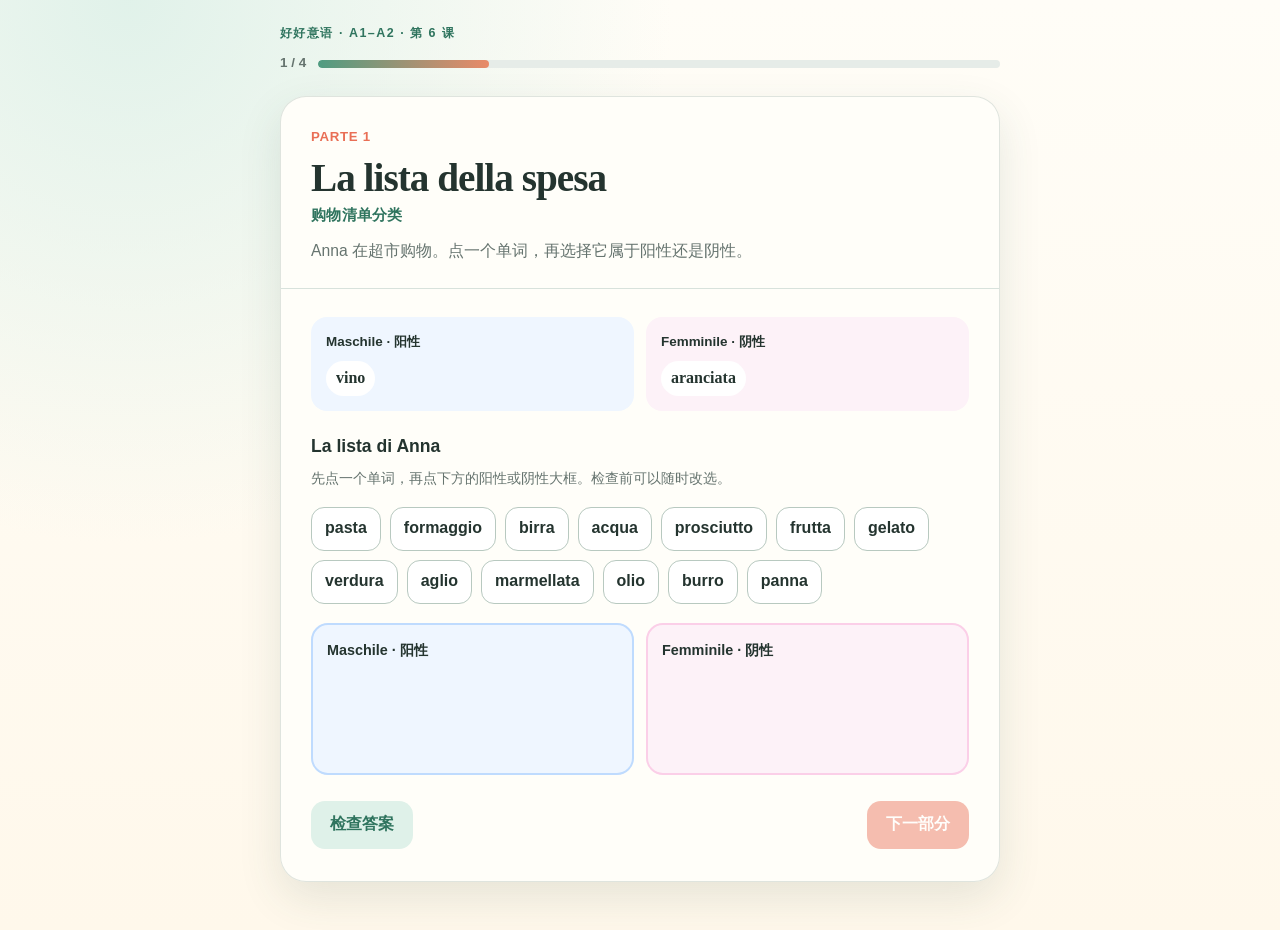
<file: index.html>
<!doctype html>
<html lang="zh-CN"><head><meta charset="utf-8"><meta name="viewport" content="width=device-width,initial-scale=1"><title>La lista della spesa｜好好意语</title><link rel="stylesheet" href="styles.css"></head>
<body data-part="1"><main class="page-shell">
  <header class="topbar"><p class="brand">好好意语 · A1–A2 · 第 6 课</p><div class="progress-row"><span>1 / 4</span><div class="progress-track" aria-label="当前进度：第一部分，共四部分"><span class="progress-fill" style="width:25%"></span></div></div></header>
  <article class="card"><div class="hero"><p class="lesson-label">PARTE 1</p><h1>La lista della spesa <span class="cn-title">购物清单分类</span></h1><p class="intro">Anna 在超市购物。点一个单词，再选择它属于阳性还是阴性。</p></div>
  <div class="content">
    <div class="examples"><div class="gender-box masculine"><strong>Maschile · 阳性</strong><span class="example-word">vino</span></div><div class="gender-box feminine"><strong>Femminile · 阴性</strong><span class="example-word">aranciata</span></div></div>
    <h2>La lista di Anna</h2><p class="section-note">先点一个单词，再点下方的阳性或阴性大框。检查前可以随时改选。</p>
    <ul class="word-bank" aria-label="待分类单词">
      <li><button class="word-chip" data-word="pasta">pasta</button></li><li><button class="word-chip" data-word="formaggio">formaggio</button></li><li><button class="word-chip" data-word="birra">birra</button></li><li><button class="word-chip" data-word="acqua">acqua</button></li><li><button class="word-chip" data-word="prosciutto">prosciutto</button></li><li><button class="word-chip" data-word="frutta">frutta</button></li><li><button class="word-chip" data-word="gelato">gelato</button></li><li><button class="word-chip" data-word="verdura">verdura</button></li><li><button class="word-chip" data-word="aglio">aglio</button></li><li><button class="word-chip" data-word="marmellata">marmellata</button></li><li><button class="word-chip" data-word="olio">olio</button></li><li><button class="word-chip" data-word="burro">burro</button></li><li><button class="word-chip" data-word="panna">panna</button></li>
    </ul>
    <div class="sort-columns"><section class="sort-box masculine" data-gender="m" role="button" tabindex="0" aria-label="归类为 Maschile 阳性"><h3>Maschile · 阳性</h3><div class="placed-words" id="placed-m"></div></section><section class="sort-box feminine" data-gender="f" role="button" tabindex="0" aria-label="归类为 Femminile 阴性"><h3>Femminile · 阴性</h3><div class="placed-words" id="placed-f"></div></section></div>
    <p id="feedback" class="feedback" role="status"></p>
    <div class="actions"><button id="check" class="btn btn-secondary">检查答案</button><button id="next" class="btn btn-primary" disabled>下一部分</button></div>
  </div></article>
</main><script src="app.js"></script></body></html>
</file>
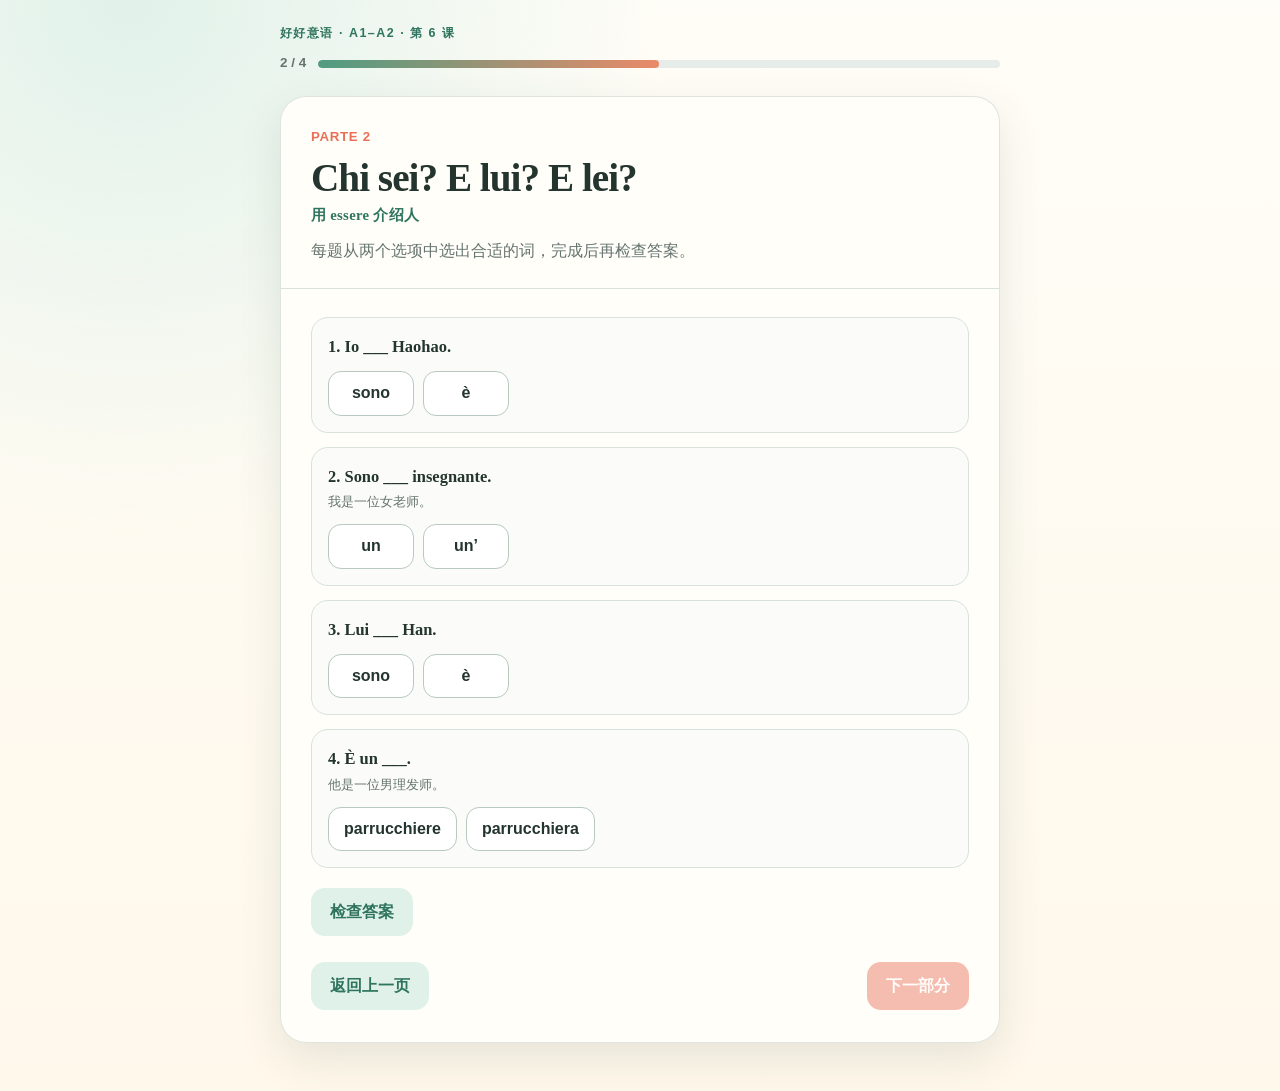
<file: parte-2.html>
<!doctype html>
<html lang="zh-CN"><head><meta charset="utf-8"><meta name="viewport" content="width=device-width,initial-scale=1"><title>Chi sei? E lui? E lei?｜好好意语</title><link rel="stylesheet" href="styles.css"></head>
<body data-part="2"><main class="page-shell">
  <header class="topbar"><p class="brand">好好意语 · A1–A2 · 第 6 课</p><div class="progress-row"><span>2 / 4</span><div class="progress-track" aria-label="当前进度：第二部分，共四部分"><span class="progress-fill" style="width:50%"></span></div></div></header>
  <article class="card"><div class="hero"><p class="lesson-label">PARTE 2</p><h1>Chi sei? E lui? E lei? <span class="cn-title">用 essere 介绍人</span></h1><p class="intro">每题从两个选项中选出合适的词，完成后再检查答案。</p></div>
  <div class="content"><div class="question-list">
    <section class="question" data-question="q1"><p class="question-text">1. Io ___ Haohao.</p><div class="choices"><button class="choice-btn" data-value="sono">sono</button><button class="choice-btn" data-value="è">è</button></div></section>
    <section class="question" data-question="q2"><p class="question-text">2. Sono ___ insegnante.<span class="translation">我是一位女老师。</span></p><div class="choices"><button class="choice-btn" data-value="un">un</button><button class="choice-btn" data-value="un’">un’</button></div></section>
    <section class="question" data-question="q3"><p class="question-text">3. Lui ___ Han.</p><div class="choices"><button class="choice-btn" data-value="sono">sono</button><button class="choice-btn" data-value="è">è</button></div></section>
    <section class="question" data-question="q4"><p class="question-text">4. È un ___.<span class="translation">他是一位男理发师。</span></p><div class="choices"><button class="choice-btn" data-value="parrucchiere">parrucchiere</button><button class="choice-btn" data-value="parrucchiera">parrucchiera</button></div></section>
  </div><p id="feedback" class="feedback" role="status"></p><button id="check" class="btn btn-secondary" style="margin-top:20px">检查答案</button>
  <div id="after-correct" class="hidden"><div class="demo"><p>Sono Haohao. Sono un’insegnante e sono una donna.</p><p>Lui è Han. È un parrucchiere ed è un uomo.</p></div>
    <section class="writing"><h2>Tocca a te! <span class="cn-title">自由练习</span></h2><p class="section-note">先用 <code>Sono…</code> 介绍自己，再用 <code>Lui è…</code> 或 <code>Lei è…</code> 介绍一位身边的人。每个人写一句就可以。</p><label for="self-text">Io</label><textarea id="self-text" placeholder="Sono…"></textarea><label for="other-text">Lui / Lei</label><textarea id="other-text" placeholder="Lui è… / Lei è…"></textarea></section>
  </div><div class="actions"><button class="btn btn-secondary" onclick="location.href='index.html'">返回上一页</button><button id="next" class="btn btn-primary" disabled>下一部分</button></div>
  </div></article>
</main><script src="app.js"></script></body></html>
</file>
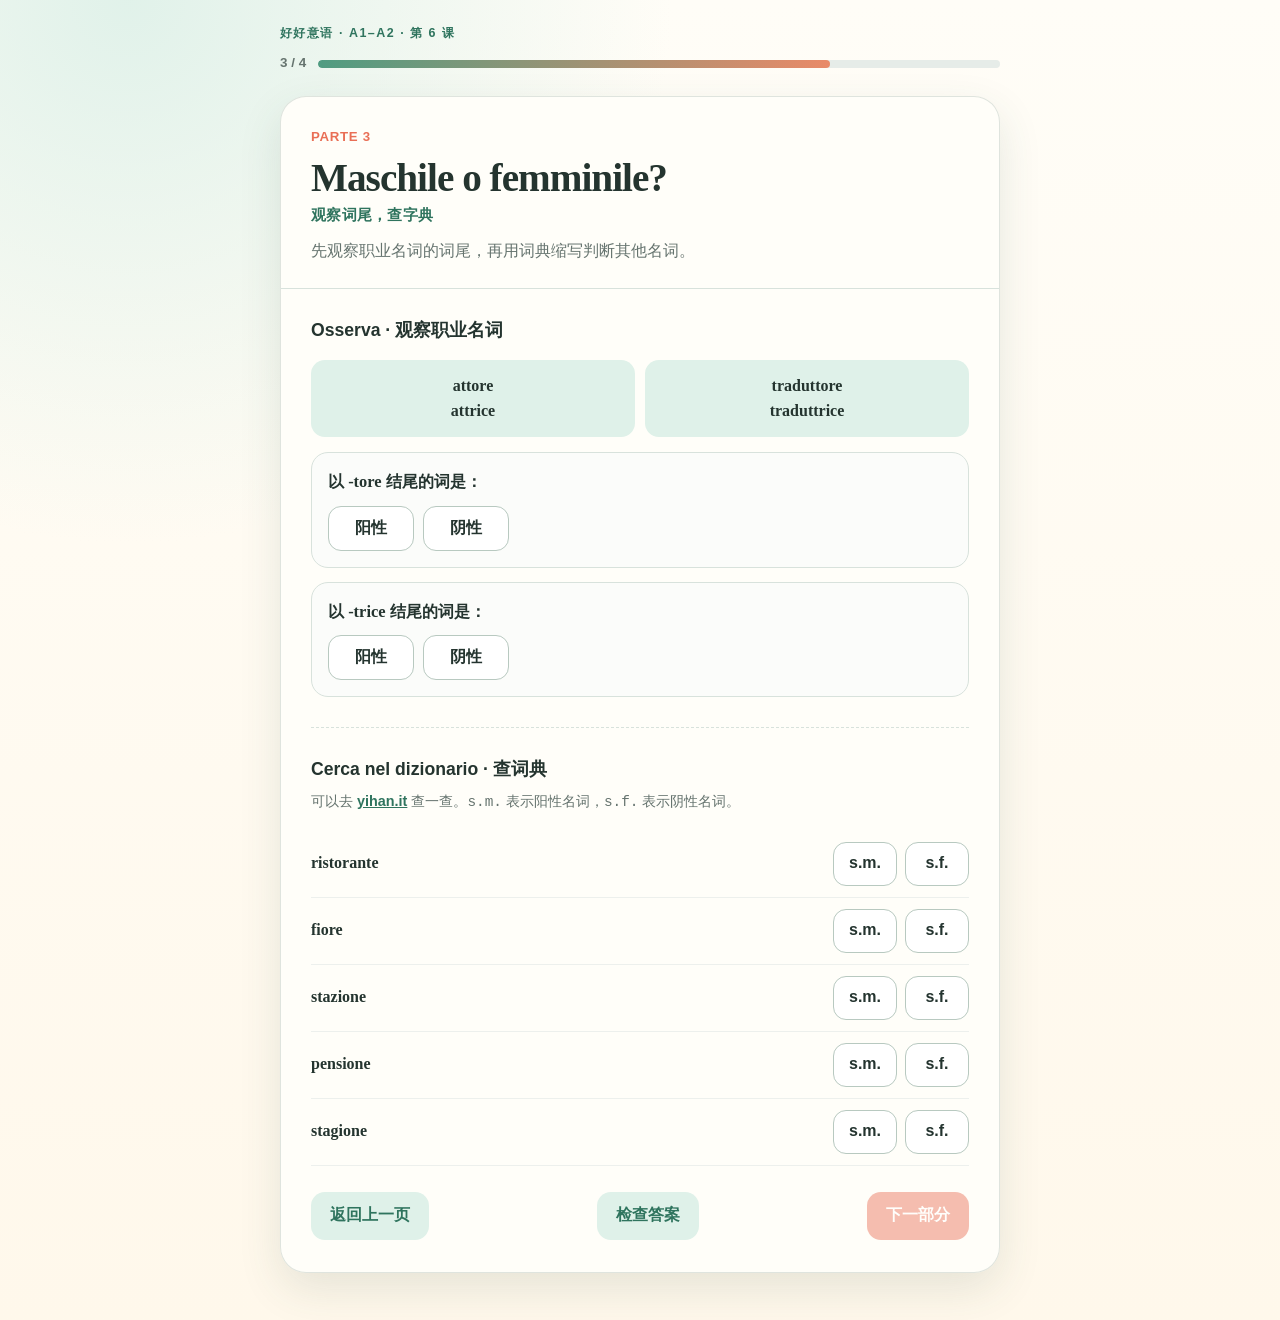
<file: parte-3.html>
<!doctype html>
<html lang="zh-CN"><head><meta charset="utf-8"><meta name="viewport" content="width=device-width,initial-scale=1"><title>Maschile o femminile?｜好好意语</title><link rel="stylesheet" href="styles.css"></head>
<body data-part="3"><main class="page-shell">
  <header class="topbar"><p class="brand">好好意语 · A1–A2 · 第 6 课</p><div class="progress-row"><span>3 / 4</span><div class="progress-track" aria-label="当前进度：第三部分，共四部分"><span class="progress-fill" style="width:75%"></span></div></div></header>
  <article class="card"><div class="hero"><p class="lesson-label">PARTE 3</p><h1>Maschile o femminile? <span class="cn-title">观察词尾，查字典</span></h1><p class="intro">先观察职业名词的词尾，再用词典缩写判断其他名词。</p></div>
  <div class="content"><section class="subsection"><h2>Osserva · 观察职业名词</h2><div class="pair-examples"><div class="pair-card">attore<br>attrice</div><div class="pair-card">traduttore<br>traduttrice</div></div>
    <div class="question-list"><section class="question" data-question="endings1"><p class="question-text">以 <strong>-tore</strong> 结尾的词是：</p><div class="choices"><button class="choice-btn" data-value="m">阳性</button><button class="choice-btn" data-value="f">阴性</button></div></section><section class="question" data-question="endings2"><p class="question-text">以 <strong>-trice</strong> 结尾的词是：</p><div class="choices"><button class="choice-btn" data-value="m">阳性</button><button class="choice-btn" data-value="f">阴性</button></div></section></div>
  </section><section class="subsection"><h2>Cerca nel dizionario · 查词典</h2><p class="section-note">可以去 <a class="dictionary-link" href="https://yihan.it" target="_blank" rel="noopener">yihan.it</a> 查一查。<code>s.m.</code> 表示阳性名词，<code>s.f.</code> 表示阴性名词。</p>
    <div>
      <div class="dict-row" data-question="ristorante"><span class="dict-word">ristorante</span><button class="choice-btn" data-value="s.m.">s.m.</button><button class="choice-btn" data-value="s.f.">s.f.</button></div>
      <div class="dict-row" data-question="fiore"><span class="dict-word">fiore</span><button class="choice-btn" data-value="s.m.">s.m.</button><button class="choice-btn" data-value="s.f.">s.f.</button></div>
      <div class="dict-row" data-question="stazione"><span class="dict-word">stazione</span><button class="choice-btn" data-value="s.m.">s.m.</button><button class="choice-btn" data-value="s.f.">s.f.</button></div>
      <div class="dict-row" data-question="pensione"><span class="dict-word">pensione</span><button class="choice-btn" data-value="s.m.">s.m.</button><button class="choice-btn" data-value="s.f.">s.f.</button></div>
      <div class="dict-row" data-question="stagione"><span class="dict-word">stagione</span><button class="choice-btn" data-value="s.m.">s.m.</button><button class="choice-btn" data-value="s.f.">s.f.</button></div>
    </div>
  </section><p id="feedback" class="feedback" role="status"></p><div id="summary" class="summary hidden">以 <code>-e</code> 结尾的名词可能是阳性，也可能是阴性。拿不准时，可以查词典里的 <code>s.m.</code> 或 <code>s.f.</code>。</div>
  <div class="actions"><button class="btn btn-secondary" onclick="location.href='parte-2.html'">返回上一页</button><button id="check" class="btn btn-secondary">检查答案</button><button id="next" class="btn btn-primary" disabled>下一部分</button></div>
  </div></article>
</main><script src="app.js"></script></body></html>
</file>
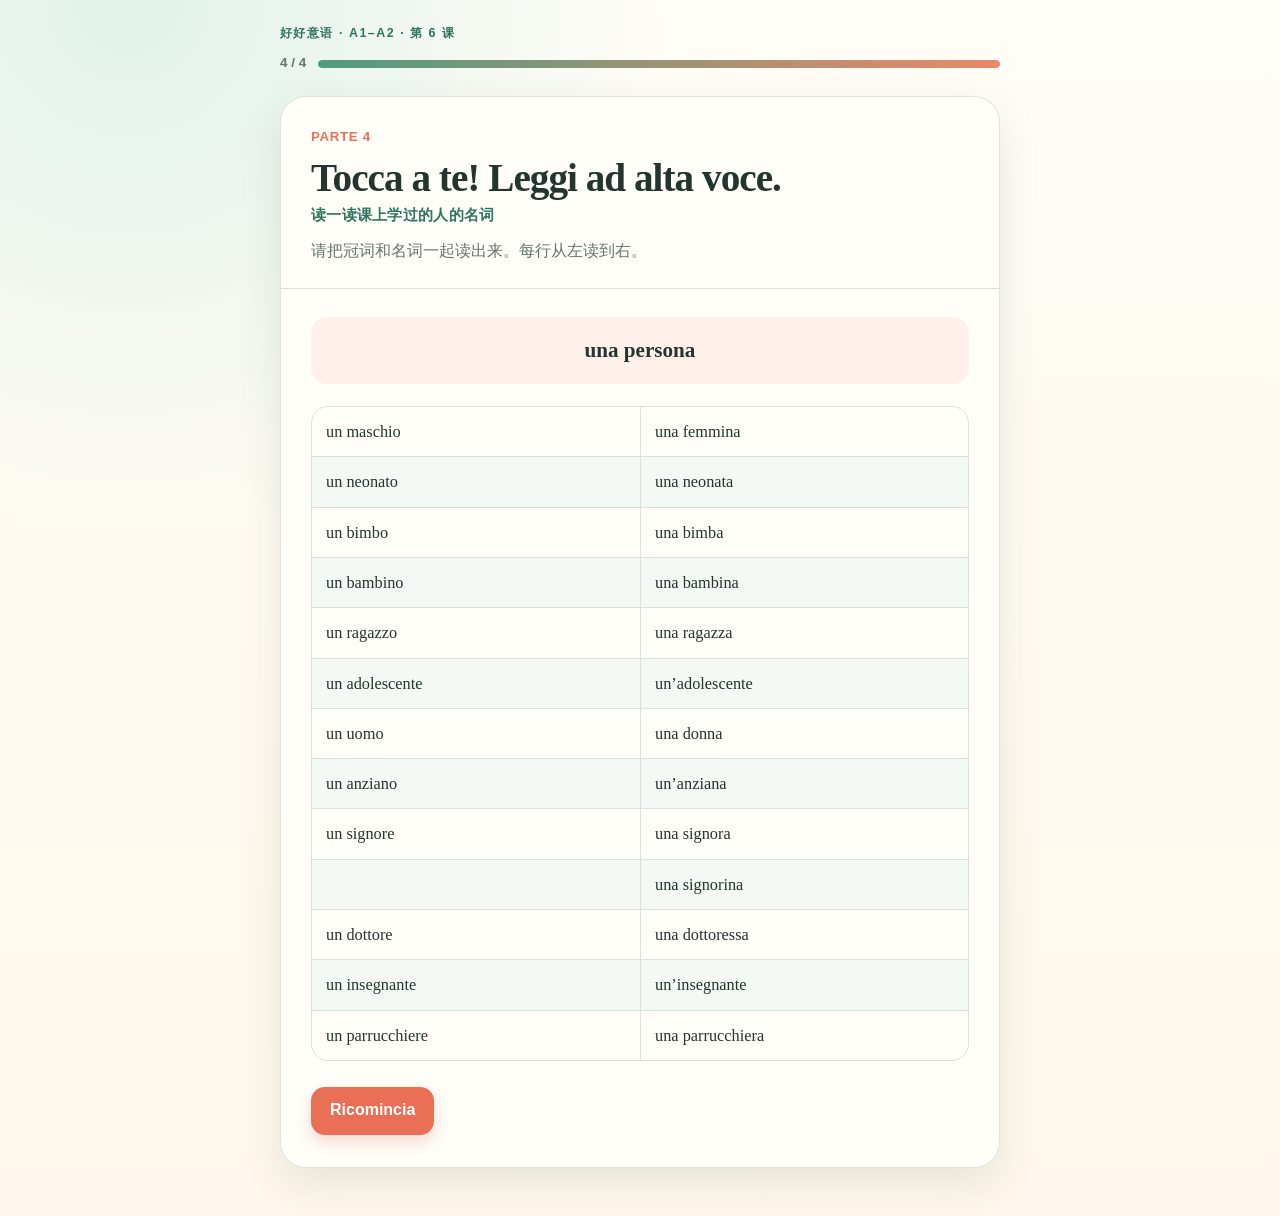
<file: parte-4.html>
<!doctype html>
<html lang="zh-CN"><head><meta charset="utf-8"><meta name="viewport" content="width=device-width,initial-scale=1"><title>Tocca a te! Leggi ad alta voce.｜好好意语</title><link rel="stylesheet" href="styles.css"></head>
<body data-part="4"><main class="page-shell">
  <header class="topbar"><p class="brand">好好意语 · A1–A2 · 第 6 课</p><div class="progress-row"><span>4 / 4</span><div class="progress-track" aria-label="当前进度：第四部分，共四部分"><span class="progress-fill" style="width:100%"></span></div></div></header>
  <article class="card"><div class="hero"><p class="lesson-label">PARTE 4</p><h1>Tocca a te! Leggi ad alta voce. <span class="cn-title">读一读课上学过的人的名词</span></h1><p class="intro">请把冠词和名词一起读出来。每行从左读到右。</p></div>
  <div class="content"><p class="reading-lead">una persona</p><div class="reading-grid" role="table" aria-label="朗读词组">
    <div class="reading-row" role="row"><div class="reading-cell">un maschio</div><div class="reading-cell">una femmina</div></div>
    <div class="reading-row"><div class="reading-cell">un neonato</div><div class="reading-cell">una neonata</div></div>
    <div class="reading-row"><div class="reading-cell">un bimbo</div><div class="reading-cell">una bimba</div></div>
    <div class="reading-row"><div class="reading-cell">un bambino</div><div class="reading-cell">una bambina</div></div>
    <div class="reading-row"><div class="reading-cell">un ragazzo</div><div class="reading-cell">una ragazza</div></div>
    <div class="reading-row"><div class="reading-cell">un adolescente</div><div class="reading-cell">un’adolescente</div></div>
    <div class="reading-row"><div class="reading-cell">un uomo</div><div class="reading-cell">una donna</div></div>
    <div class="reading-row"><div class="reading-cell">un anziano</div><div class="reading-cell">un’anziana</div></div>
    <div class="reading-row"><div class="reading-cell">un signore</div><div class="reading-cell">una signora</div></div>
    <div class="reading-row"><div class="reading-cell"></div><div class="reading-cell">una signorina</div></div>
    <div class="reading-row"><div class="reading-cell">un dottore</div><div class="reading-cell">una dottoressa</div></div>
    <div class="reading-row"><div class="reading-cell">un insegnante</div><div class="reading-cell">un’insegnante</div></div>
    <div class="reading-row"><div class="reading-cell">un parrucchiere</div><div class="reading-cell">una parrucchiera</div></div>
  </div><div class="actions"><button id="restart" class="btn btn-primary">Ricomincia</button></div>
  </div></article>
</main><script src="app.js"></script></body></html>
</file>
<file: styles.css>
:root {
  --ink: #24342f;
  --muted: #66746f;
  --cream: #fffaf0;
  --paper: #fffef9;
  --mint: #dff1e9;
  --mint-deep: #2f745e;
  --coral: #e96f56;
  --coral-soft: #fff0eb;
  --line: #d8e2dc;
  --ok: #277451;
  --bad: #b44035;
  --shadow: 0 16px 44px rgba(47, 83, 69, .12);
}

* { box-sizing: border-box; }

html { min-width: 0; background: var(--cream); }

body {
  margin: 0;
  min-width: 0;
  color: var(--ink);
  background:
    radial-gradient(circle at 10% 0%, rgba(223, 241, 233, .95), transparent 34rem),
    linear-gradient(180deg, #fffdf7 0%, #fff8eb 100%);
  font-family: Inter, ui-rounded, "SF Pro Rounded", "PingFang SC", "Microsoft YaHei", sans-serif;
  line-height: 1.55;
}

button, input, textarea { font: inherit; }
button { touch-action: manipulation; }

.page-shell {
  width: min(760px, 100%);
  min-height: 100vh;
  margin: 0 auto;
  padding: 24px 20px 48px;
}

.topbar { margin-bottom: 22px; }

.brand {
  margin: 0 0 10px;
  color: var(--mint-deep);
  font-size: .78rem;
  font-weight: 800;
  letter-spacing: .12em;
  text-transform: uppercase;
}

.progress-row {
  display: flex;
  align-items: center;
  gap: 12px;
  color: var(--muted);
  font-size: .84rem;
  font-weight: 700;
}

.progress-track {
  height: 8px;
  flex: 1;
  overflow: hidden;
  border-radius: 99px;
  background: #e6ece8;
}

.progress-fill {
  display: block;
  height: 100%;
  border-radius: inherit;
  background: linear-gradient(90deg, #4f9c81, #e98a68);
}

.card {
  overflow: hidden;
  border: 1px solid rgba(81, 111, 99, .18);
  border-radius: 26px;
  background: rgba(255, 254, 249, .96);
  box-shadow: var(--shadow);
}

.hero { padding: 30px 30px 25px; border-bottom: 1px solid var(--line); }
.lesson-label { margin: 0 0 8px; color: var(--coral); font-size: .83rem; font-weight: 800; letter-spacing: .05em; }
h1 { margin: 0; font-family: Georgia, "Times New Roman", serif; font-size: clamp(1.72rem, 7vw, 2.45rem); line-height: 1.12; letter-spacing: -.025em; }
.cn-title { display: block; margin-top: 7px; color: var(--mint-deep); font-family: inherit; font-size: .92rem; font-weight: 750; letter-spacing: .02em; }
.intro { margin: 16px 0 0; color: var(--muted); font-size: .98rem; }
.content { padding: 28px 30px 32px; }

h2 { margin: 0 0 7px; font-size: 1.1rem; }
.section-note { margin: 0 0 17px; color: var(--muted); font-size: .9rem; }
.subsection + .subsection { margin-top: 30px; padding-top: 28px; border-top: 1px dashed var(--line); }

.examples, .sort-columns { display: grid; grid-template-columns: 1fr 1fr; gap: 12px; }
.examples { margin-bottom: 22px; }
.gender-box { min-width: 0; padding: 15px; border-radius: 16px; }
.gender-box.masculine { background: #EFF6FF; }
.gender-box.feminine { background: #FDF2F8; }
.gender-box strong { display: block; margin-bottom: 8px; color: var(--ink); font-size: .84rem; }
.example-word { display: inline-block; padding: 5px 10px; border-radius: 99px; background: #fff; font-family: Georgia, serif; font-weight: 700; }

.word-bank { display: flex; flex-wrap: wrap; gap: 9px; margin: 0 0 19px; padding: 0; list-style: none; }
.word-chip, .choice-btn {
  min-height: 44px;
  border: 1px solid #b8c9c0;
  border-radius: 13px;
  color: var(--ink);
  background: #fff;
  font-weight: 750;
  cursor: pointer;
}
.word-chip { padding: 8px 13px; }
.word-chip:hover, .word-chip:focus-visible, .choice-btn:hover { border-color: var(--mint-deep); background: #f5fbf8; }
.word-chip.selected { border-color: var(--coral); outline: 3px solid rgba(233, 111, 86, .16); }
.word-chip.assigned { display: none; }

.sort-box { min-height: 152px; padding: 14px; border: 2px solid transparent; border-radius: 17px; color: var(--ink); cursor: pointer; transition: border-color .16s ease, box-shadow .16s ease, transform .16s ease; }
.sort-box.masculine { border-color: #BFDBFE; background: #EFF6FF; }
.sort-box.feminine { border-color: #FBCFE8; background: #FDF2F8; }
.sort-box.ready.masculine { border-color: #3B82F6; box-shadow: 0 0 0 3px rgba(59, 130, 246, .12); }
.sort-box.ready.feminine { border-color: #DB2777; box-shadow: 0 0 0 3px rgba(219, 39, 119, .10); }
.sort-box:hover { transform: translateY(-1px); }
.sort-box:focus-visible { outline: 3px solid rgba(233, 111, 86, .28); outline-offset: 2px; }
.sort-box h3 { margin: 0; font-size: .9rem; color: var(--ink); }
.placed-words { display: flex; flex-wrap: wrap; gap: 7px; margin-top: 12px; }
.placed-word { min-height: 34px; padding: 5px 8px; border: 1px solid transparent; border-radius: 9px; color: var(--ink); font-size: .83rem; font-weight: 750; cursor: pointer; }
.masculine .placed-word { border-color: #BFDBFE; background: #DBEAFE; }
.feminine .placed-word { border-color: #FBCFE8; background: #FCE7F3; }
.placed-word.selected { border-color: var(--coral); outline: 3px solid rgba(233, 111, 86, .18); }
.placed-word.wrong { color: var(--bad); background: #ffe2dc; outline: 1px solid #ef9c8d; }

.question-list { display: grid; gap: 14px; }
.question { padding: 16px; border: 1px solid var(--line); border-radius: 17px; background: #fbfcfa; }
.question.wrong { border-color: #e6a298; background: #fff8f6; }
.question.correct { border-color: #8fc8ad; }
.question-text { margin: 0 0 11px; font-family: Georgia, serif; font-size: 1.03rem; font-weight: 700; }
.translation { display: block; margin-top: 3px; color: var(--muted); font-family: inherit; font-size: .84rem; font-weight: 500; }
.choices { display: flex; flex-wrap: wrap; gap: 9px; }
.choice-btn { min-width: 86px; padding: 9px 15px; }
.choice-btn.selected { border-color: var(--mint-deep); color: #fff; background: var(--mint-deep); }
.choice-btn.wrong { border-color: var(--bad); color: var(--bad); background: #fff0ed; }

.feedback { margin: 18px 0 0; padding: 12px 14px; border-radius: 13px; font-weight: 700; }
.feedback:empty { display: none; }
.feedback.error { color: var(--bad); background: var(--coral-soft); }
.feedback.success { color: var(--ok); background: #e5f5ec; }

.demo { margin-top: 22px; padding: 18px; border-left: 4px solid var(--coral); border-radius: 0 14px 14px 0; background: #fff8f3; }
.demo p { margin: 4px 0; font-family: Georgia, serif; font-weight: 700; }
.hidden { display: none !important; }

.writing { margin-top: 22px; }
.writing label { display: block; margin: 12px 0 5px; font-size: .86rem; font-weight: 800; }
textarea {
  width: 100%; min-height: 78px; resize: vertical; padding: 12px 13px;
  border: 1px solid #bdcbc4; border-radius: 13px; color: var(--ink); background: #fff;
}
textarea:focus { border-color: var(--mint-deep); outline: 3px solid rgba(47, 116, 94, .13); }

.pair-examples { display: grid; grid-template-columns: 1fr 1fr; gap: 10px; margin: 15px 0; }
.pair-card { padding: 14px; border-radius: 14px; text-align: center; background: var(--mint); font-family: Georgia, serif; font-weight: 700; }
.dictionary-link { color: var(--mint-deep); font-weight: 800; }
.dict-row { display: grid; grid-template-columns: minmax(0, 1fr) auto auto; align-items: center; gap: 8px; padding: 11px 0; border-bottom: 1px solid #edf0ed; }
.dict-word { min-width: 0; font-family: Georgia, serif; font-weight: 700; }
.dict-row.wrong .dict-word { color: var(--bad); }
.dict-row .choice-btn { min-width: 64px; padding: 8px 10px; }
.summary { margin-top: 20px; padding: 15px; border-radius: 14px; background: #f1f7f3; }

.reading-lead { margin: 0 0 22px; padding: 17px; border-radius: 16px; background: var(--coral-soft); text-align: center; font-family: Georgia, serif; font-size: 1.32rem; font-weight: 700; }
.reading-grid { overflow: hidden; border: 1px solid var(--line); border-radius: 17px; }
.reading-row { display: grid; grid-template-columns: 1fr 1fr; }
.reading-cell { min-width: 0; padding: 12px 14px; font-family: Georgia, serif; font-size: 1.02rem; }
.reading-cell + .reading-cell { border-left: 1px solid var(--line); }
.reading-row + .reading-row { border-top: 1px solid var(--line); }
.reading-row:nth-child(even) { background: #f5f9f6; }

.actions { display: flex; justify-content: space-between; gap: 12px; margin-top: 26px; }
.btn { min-height: 48px; padding: 11px 19px; border: 0; border-radius: 14px; font-weight: 800; cursor: pointer; }
.btn-primary { color: #fff; background: var(--coral); box-shadow: 0 7px 16px rgba(201, 83, 61, .22); }
.btn-primary:hover { background: #d85e47; }
.btn-secondary { color: var(--mint-deep); background: var(--mint); }
.btn[disabled] { cursor: not-allowed; opacity: .45; box-shadow: none; }
.btn:focus-visible, button:focus-visible, textarea:focus-visible { outline: 3px solid rgba(233, 111, 86, .28); outline-offset: 2px; }

@media (max-width: 520px) {
  .page-shell { padding: 15px 12px 30px; }
  .card { border-radius: 20px; }
  .hero { padding: 23px 18px 19px; }
  .content { padding: 22px 18px 25px; }
  .intro { font-size: .92rem; }
  .examples { grid-template-columns: 1fr 1fr; gap: 8px; }
  .gender-box { padding: 11px; }
  .sort-columns { gap: 8px; }
  .sort-box { padding: 10px; min-height: 132px; }
  .placed-word { font-size: .76rem; }
  .actions { align-items: stretch; flex-direction: column-reverse; }
  .actions .btn { width: 100%; }
  .reading-cell { padding: 10px 8px; font-size: .9rem; }
}

@media (max-width: 350px) {
  .page-shell { padding-inline: 8px; }
  .hero, .content { padding-inline: 14px; }
  .sort-box h3 { font-size: .8rem; }
  .sort-box small { font-size: .7rem; }
  .placed-word { padding-inline: 5px; font-size: .7rem; }
  .dict-row { gap: 5px; }
  .dict-row .choice-btn { min-width: 57px; padding-inline: 7px; }
  .reading-cell { padding-inline: 6px; font-size: .83rem; }
}
</file>
